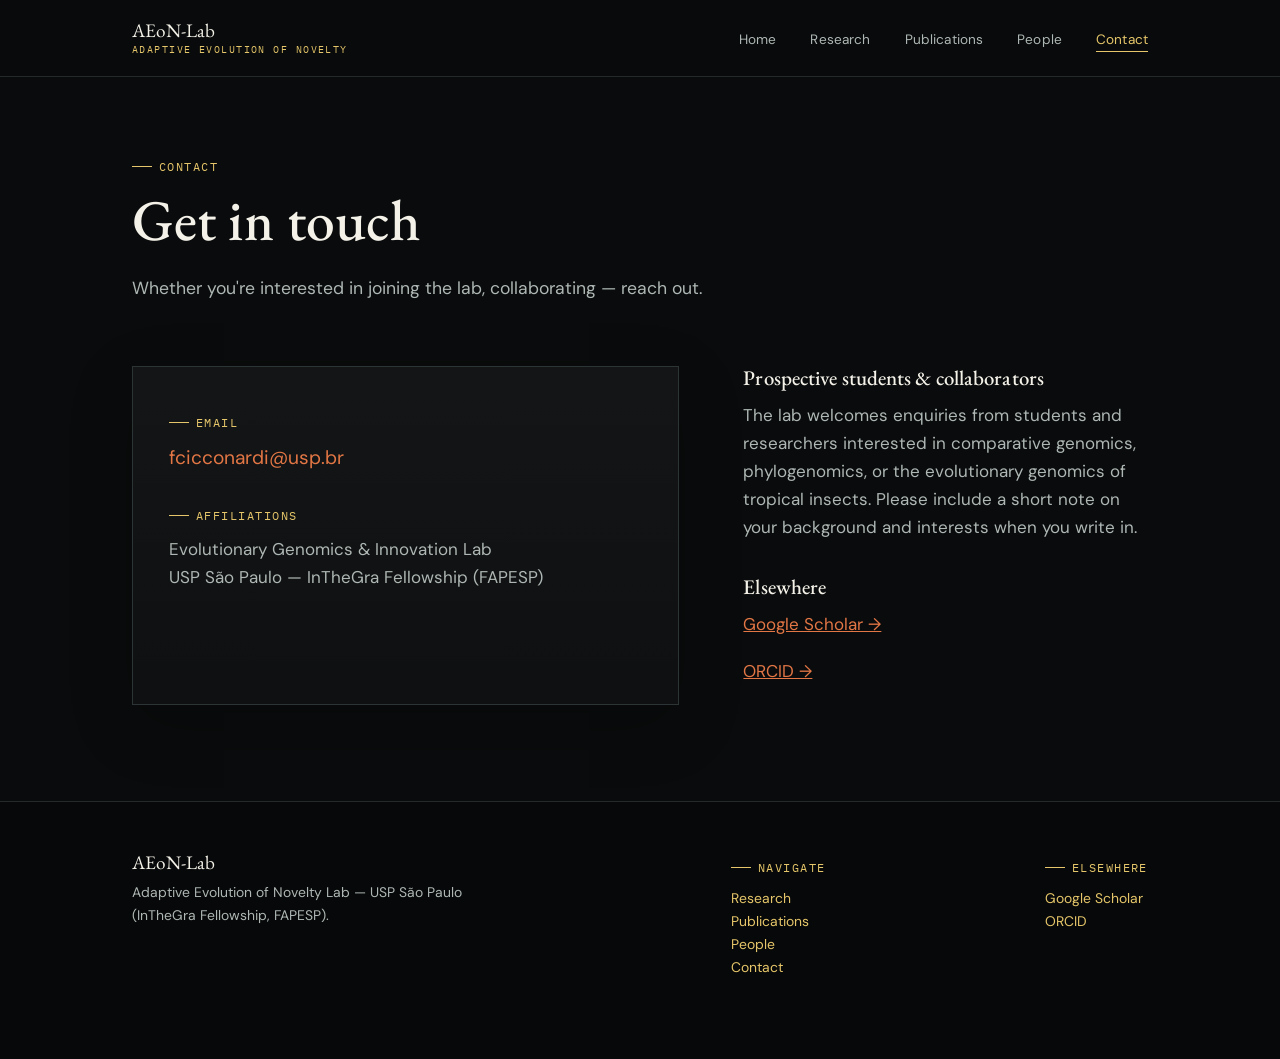
<file: contact.html>
<!doctype html>
<html lang="en">
<head>
<meta charset="UTF-8">
<meta name="viewport" content="width=device-width, initial-scale=1">
<title>Contact — AEoN-Lab</title>
<meta name="description" content="Get in touch with the AEoN-Lab.">
<link rel="stylesheet" href="css/style.css">
</head>
<body>

<header class="site">
  <nav class="wrap nav">
    <a class="brand" href="index.html">AEoN-Lab
      <small>Adaptive Evolution of Novelty</small>
    </a>
    <button class="navtoggle" aria-label="Toggle menu" onclick="document.querySelector('.navlinks').classList.toggle('open')">☰</button>
    <ul class="navlinks">
      <li><a href="index.html">Home</a></li>
      <li><a href="research.html">Research</a></li>
      <li><a href="publications.html">Publications</a></li>
      <li><a href="people.html">People</a></li>
      <li><a href="contact.html" class="active">Contact</a></li>
    </ul>
  </nav>
</header>

<section class="hero" style="padding-bottom:10px;">
  <div class="wrap">
    <span class="label-tag">Contact</span>
    <h1 style="max-width:14ch;">Get in touch</h1>
    <p class="lede">Whether you're interested in joining the lab, collaborating — reach out.</p>
  </div>
</section>

<section class="section-tight">
  <div class="wrap grid-2">
    <div class="contact-block">
      <div class="label-tag">Email</div>
      <p style="font-size:1.2rem; margin-bottom:22px;"><a href="mailto:fcicconardi@usp.br" style="color:var(--rust); text-decoration:none;">fcicconardi@usp.br</a></p>
      <div class="label-tag">Affiliations</div>
      <p class="muted" style="margin-bottom:0;">
        Evolutionary Genomics &amp; Innovation Lab<br>
        USP São Paulo — InTheGra Fellowship (FAPESP)<br>
      </p>
    </div>

    <div>
      <h3>Prospective students &amp; collaborators</h3>
      <p class="muted">The lab welcomes enquiries from students and researchers interested in comparative genomics, phylogenomics, or the evolutionary genomics of tropical insects. Please include a short note on your background and interests when you write in.</p>
      <h3 style="margin-top:34px;">Elsewhere</h3>
      <p><a href="https://scholar.google.com/citations?user=0gv1oysAAAAJ" target="_blank" rel="noopener" style="color:var(--rust);">Google Scholar →</a></p>
      <p><a href="https://orcid.org/0000-0001-6509-6179" target="_blank" rel="noopener" style="color:var(--rust);">ORCID →</a></p>
    </div>
  </div>
</section>

<footer class="site">
  <div class="wrap foot-grid">
    <div>
      <div class="brand" style="margin-bottom:8px;">AEoN-Lab</div>
      <p class="muted" style="max-width:38ch;">Adaptive Evolution of Novelty Lab — USP São Paulo (InTheGra Fellowship, FAPESP).</p>
    </div>
    <div>
      <div class="label-tag">Navigate</div>
      <p><a href="research.html">Research</a><br><a href="publications.html">Publications</a><br><a href="people.html">People</a><br><a href="contact.html">Contact</a></p>
    </div>
    <div>
      <div class="label-tag">Elsewhere</div>
      <p><a href="https://scholar.google.com/citations?user=0gv1oysAAAAJ" target="_blank" rel="noopener">Google Scholar</a><br><a href="https://orcid.org/0000-0001-6509-6179" target="_blank" rel="noopener">ORCID</a></p>
    </div>
  </div>
</footer>

</body>
</html>
</file>
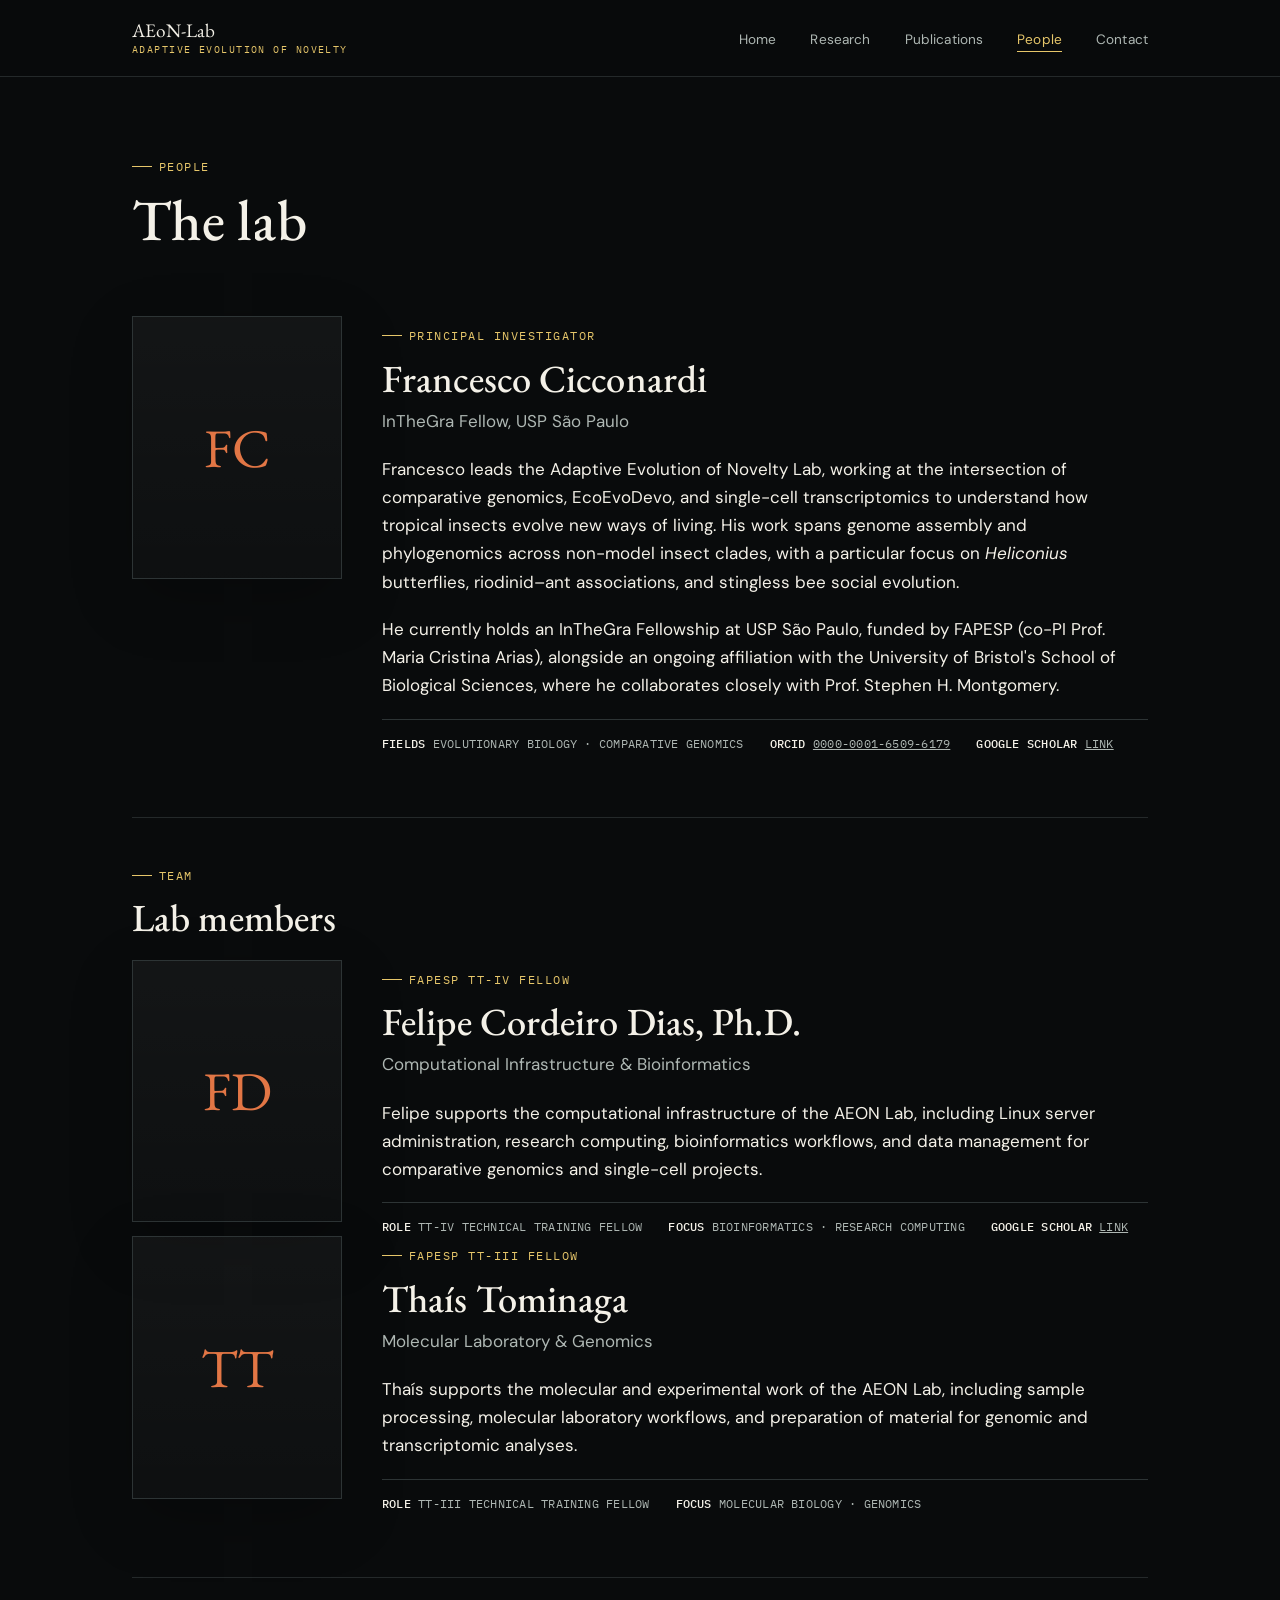
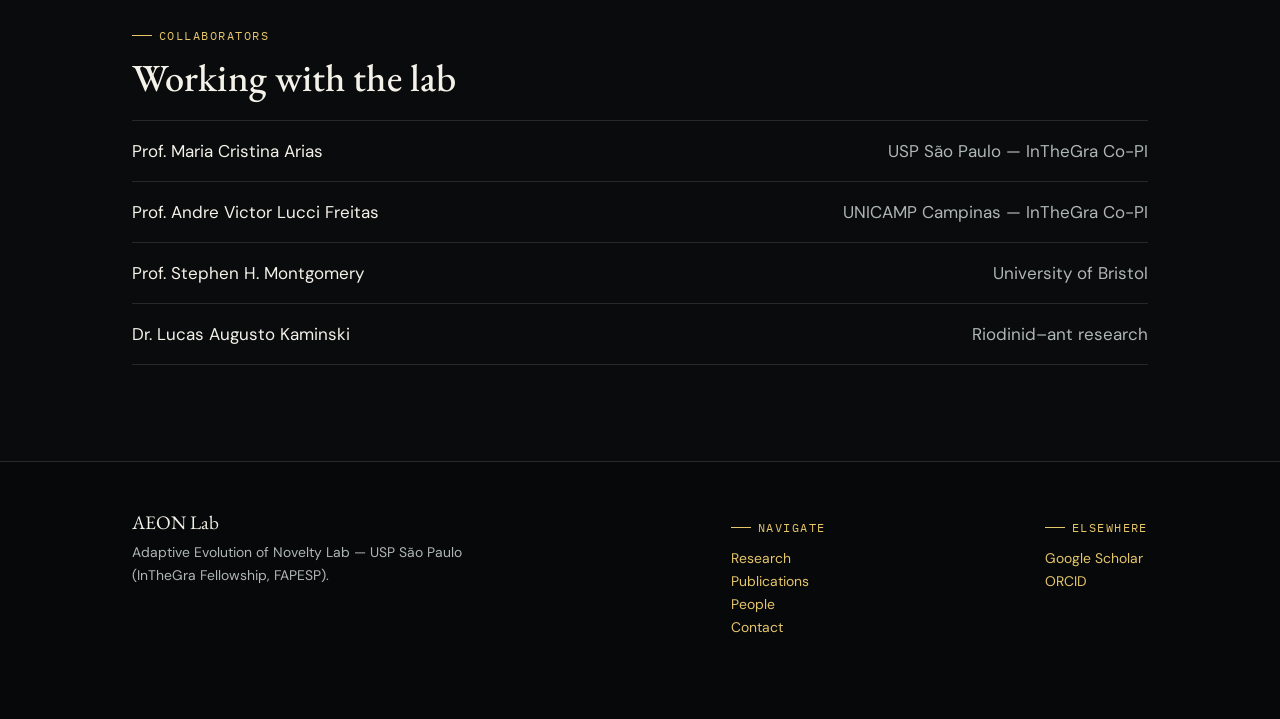
<file: people.html>
<!doctype html>
<html lang="en">
<head>
<meta charset="UTF-8">
<meta name="viewport" content="width=device-width, initial-scale=1">
<title>People — AEON Lab</title>
<meta name="description" content="Francesco Cicconardi, Principal Investigator of the AEON Lab (Adaptive Evolution of Novelty).">
<link rel="stylesheet" href="css/style.css">
</head>
<body>

<header class="site">
  <nav class="wrap nav">
    <a class="brand" href="index.html">AEoN-Lab
      <small>Adaptive Evolution of Novelty</small>
    </a>
    <button class="navtoggle" aria-label="Toggle menu" onclick="document.querySelector('.navlinks').classList.toggle('open')">☰</button>
    <ul class="navlinks">
      <li><a href="index.html">Home</a></li>
      <li><a href="research.html">Research</a></li>
      <li><a href="publications.html">Publications</a></li>
      <li><a href="people.html" class="active">People</a></li>
      <li><a href="contact.html">Contact</a></li>
    </ul>
  </nav>
</header>

<section class="hero" style="padding-bottom:10px;">
  <div class="wrap">
    <span class="label-tag">People</span>
    <h1 style="max-width:14ch;">The lab</h1>
  </div>
</section>

<section class="section-tight">
  <div class="wrap person">
    <div class="person-plate">
      <span class="monogram">FC</span>
    </div>
    <div>
      <div class="label-tag">Principal Investigator</div>
      <h2 style="margin-bottom:.15em;">Francesco Cicconardi</h2>
      <p class="muted" style="margin-bottom:1.2em;">InTheGra Fellow, USP São Paulo</p>
      <p>Francesco leads the Adaptive Evolution of Novelty Lab, working at the intersection of comparative genomics, EcoEvoDevo, and single-cell transcriptomics to understand how tropical insects evolve new ways of living. His work spans genome assembly and phylogenomics across non-model insect clades, with a particular focus on <em>Heliconius</em> butterflies, riodinid–ant associations, and stingless bee social evolution.</p>
      <p>He currently holds an InTheGra Fellowship at USP São Paulo, funded by FAPESP (co-PI Prof. Maria Cristina Arias), alongside an ongoing affiliation with the University of Bristol's School of Biological Sciences, where he collaborates closely with Prof. Stephen H. Montgomery.</p>
      <div class="specimen-row">
        <span><b>Fields</b> Evolutionary Biology · Comparative Genomics</span>
        <span><b>ORCID</b> <a href="https://orcid.org/0000-0001-6509-6179" target="_blank" rel="noopener">0000-0001-6509-6179</a></span>
        <span><b>Google Scholar</b> <a href="https://scholar.google.com/citations?user=0gv1oysAAAAJ&hl=en" target="_blank" rel="noopener">link</a></span>
      </div>
    </div>
  </div>
</section>

<section class="section-tight">
  <div class="wrap">
    <div class="divider"></div>

    <span class="label-tag">Team</span>
    <h2 style="max-width:24ch;">Lab members</h2>

    <div class="person team-person">
      <div class="person-plate">
        <span class="monogram">FD</span>
      </div>

      <div>
        <div class="label-tag">FAPESP TT-IV Fellow</div>
        <h2 style="margin-bottom:.15em;">Felipe Cordeiro Dias, Ph.D.</h2>

        <p class="muted" style="margin-bottom:1.2em;">
          Computational Infrastructure &amp; Bioinformatics
        </p>

        <p>
          Felipe supports the computational infrastructure of the AEON Lab,
          including Linux server administration, research computing,
          bioinformatics workflows, and data management for comparative
          genomics and single-cell projects.
        </p>

        <div class="specimen-row">
          <span><b>Role</b> TT-IV Technical Training Fellow</span>
          <span><b>Focus</b> Bioinformatics · Research Computing</span>
          <span><b>Google Scholar</b> <a href="https://scholar.google.com/citations?user=-B4PSqwAAAAJ&hl=pt-BR" target="_blank" rel="noopener">link</a></span>
        </div>
      </div>
    </div>

    <div class="person team-person">
      <div class="person-plate">
        <span class="monogram">TT</span>
      </div>

      <div>
        <div class="label-tag">FAPESP TT-III Fellow</div>
        <h2 style="margin-bottom:.15em;">Thaís Tominaga</h2>

        <p class="muted" style="margin-bottom:1.2em;">
          Molecular Laboratory &amp; Genomics
        </p>

        <p>
          Thaís supports the molecular and experimental work of the AEON Lab,
          including sample processing, molecular laboratory workflows, and
          preparation of material for genomic and transcriptomic analyses.
        </p>

        <div class="specimen-row">
          <span><b>Role</b> TT-III Technical Training Fellow</span>
          <span><b>Focus</b> Molecular Biology · Genomics</span>
        </div>
      </div>
    </div>

  </div>
</section>

<section class="section-tight">
  <div class="wrap">
    <div class="divider"></div>
    <span class="label-tag">Collaborators</span>
    <h2 style="max-width:24ch;">Working with the lab</h2>
    <ul class="kicker-list">
      <li><span>Prof. Maria Cristina Arias</span><span class="muted">USP São Paulo — InTheGra Co-PI</span></li>
      <li><span>Prof. Andre Victor Lucci Freitas</span><span class="muted">UNICAMP Campinas — InTheGra Co-PI</span></li>
      <li><span>Prof. Stephen H. Montgomery</span><span class="muted">University of Bristol</span></li>
      <li><span>Dr. Lucas Augusto Kaminski</span><span class="muted">Riodinid–ant research</span></li>
      <!-- <li><span>Prof. Gilberto Moreira</span><span class="muted">UFRGS — Passiflora host plant sourcing</span></li> -->
    </ul>
  </div>
</section>

<!-- <section class="section-tight">
  <div class="wrap">
    <div class="specimen-card">
      <div class="label-tag">Open positions</div>
      <h3 style="margin-bottom:.3em;">Join the lab</h3>
      <p style="margin-bottom:0;">The lab is growing. If you're interested in comparative genomics, phylogenomics, or EcoEvoDevo of tropical insects, get in touch — see the <a href="contact.html" style="color:var(--rust);">Contact</a> page.</p>
    </div>
  </div>
</section> -->

<footer class="site">
  <div class="wrap foot-grid">
    <div>
      <div class="brand" style="margin-bottom:8px;">AEON Lab</div>
      <p class="muted" style="max-width:38ch;">Adaptive Evolution of Novelty Lab — USP São Paulo (InTheGra Fellowship, FAPESP).</p>
    </div>
    <div>
      <div class="label-tag">Navigate</div>
      <p><a href="research.html">Research</a><br><a href="publications.html">Publications</a><br><a href="people.html">People</a><br><a href="contact.html">Contact</a></p>
    </div>
    <div>
      <div class="label-tag">Elsewhere</div>
      <p><a href="https://scholar.google.com/citations?user=0gv1oysAAAAJ" target="_blank" rel="noopener">Google Scholar</a><br><a href="https://orcid.org/0000-0001-6509-6179" target="_blank" rel="noopener">ORCID</a></p>
    </div>
  </div>
</footer>

</body>
</html>
</file>
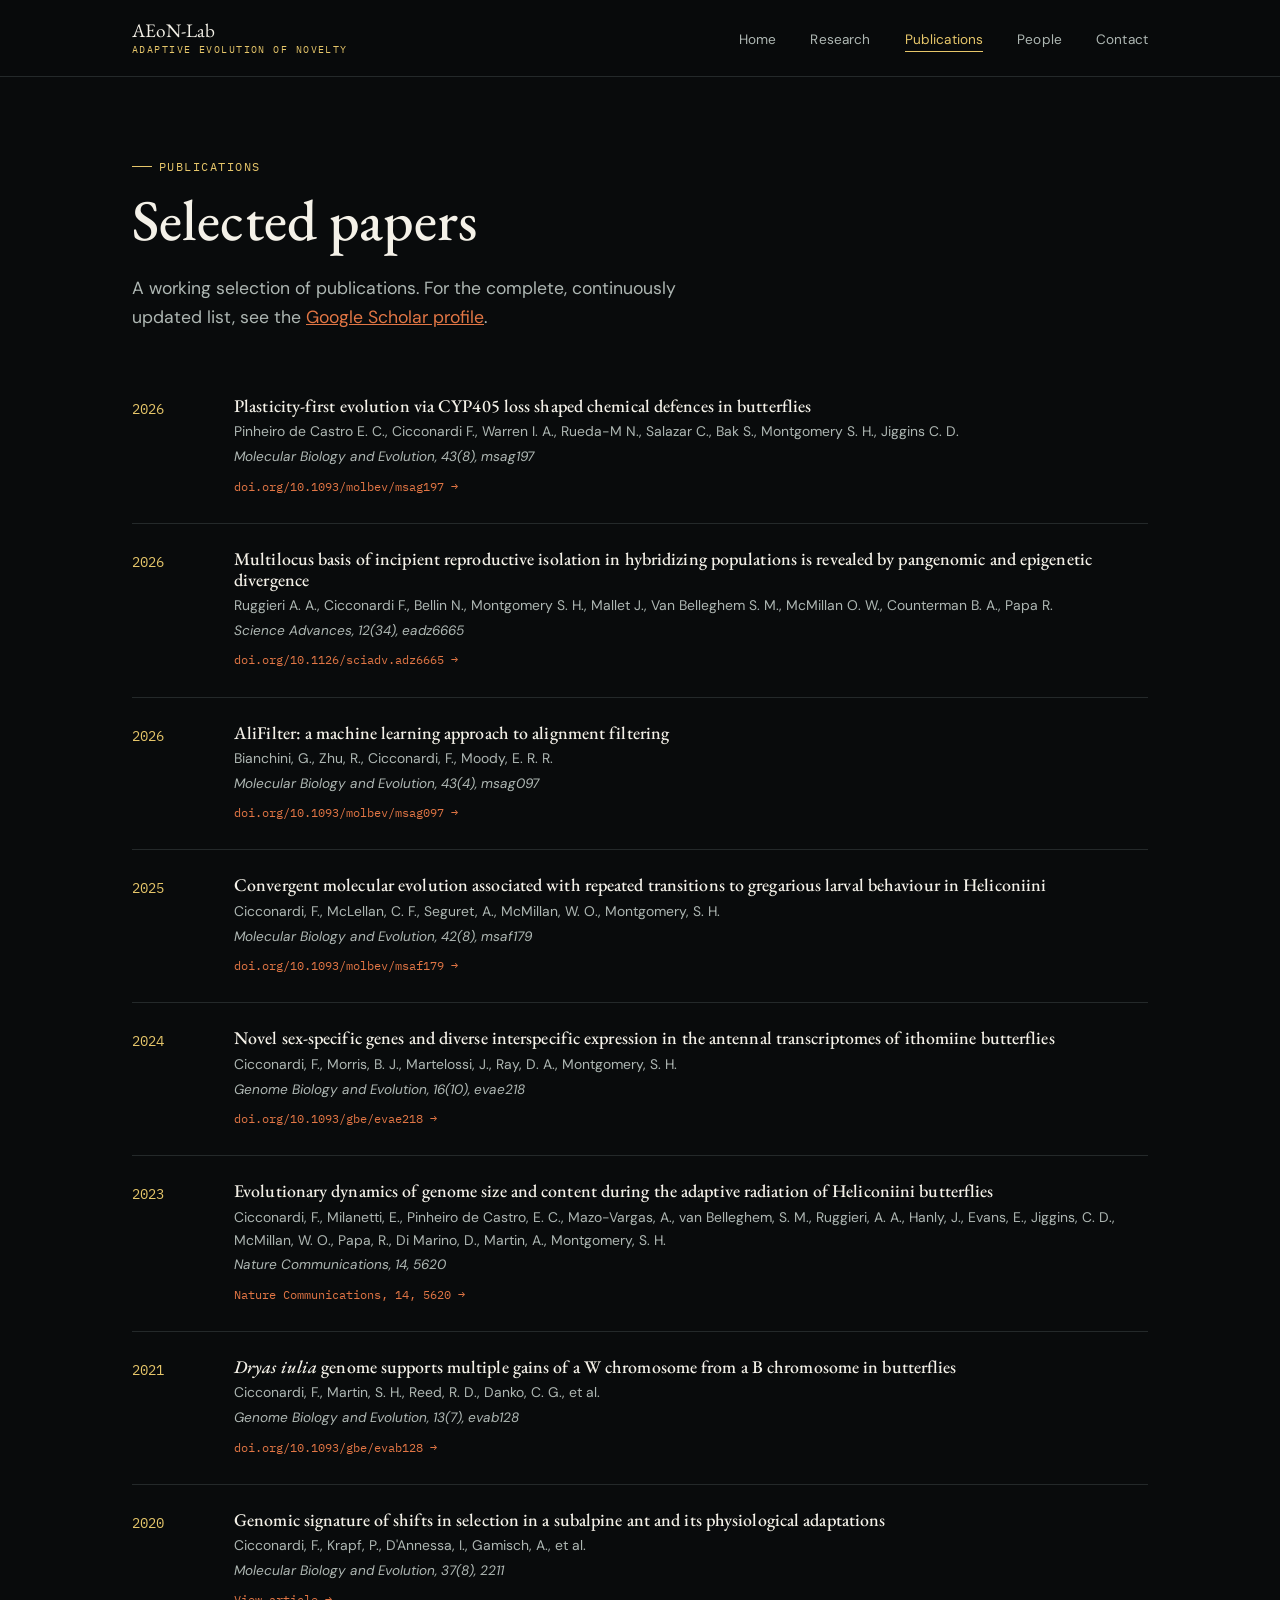
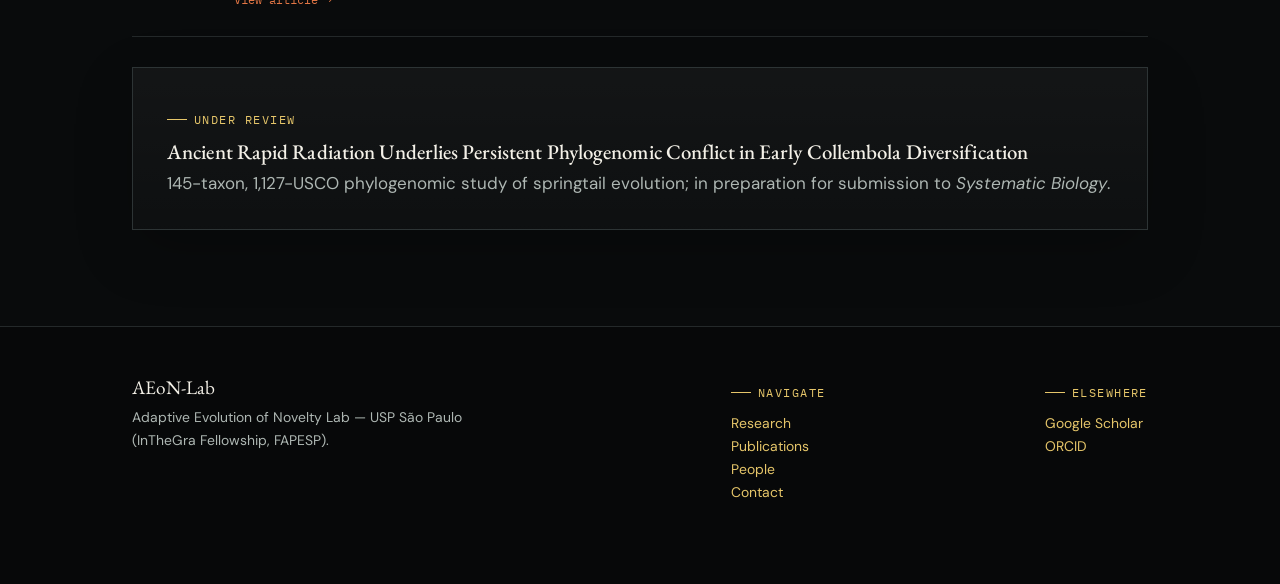
<file: publications.html>
<!doctype html>
<html lang="en">
<head>
<meta charset="UTF-8">
<meta name="viewport" content="width=device-width, initial-scale=1">
<title>Publications — AEoN-Lab</title>
<meta name="description" content="Selected publications from Francesco Cicconardi and the AEON Lab on comparative genomics and evolutionary biology.">
<link rel="stylesheet" href="css/style.css">
</head>
<body>

<header class="site">
  <nav class="wrap nav">
    <a class="brand" href="index.html">AEoN-Lab
      <small>Adaptive Evolution of Novelty</small>
    </a>
    <button class="navtoggle" aria-label="Toggle menu" onclick="document.querySelector('.navlinks').classList.toggle('open')">☰</button>
    <ul class="navlinks">
      <li><a href="index.html">Home</a></li>
      <li><a href="research.html">Research</a></li>
      <li><a href="publications.html" class="active">Publications</a></li>
      <li><a href="people.html">People</a></li>
      <li><a href="contact.html">Contact</a></li>
    </ul>
  </nav>
</header>

<section class="hero" style="padding-bottom:10px;">
  <div class="wrap">
    <span class="label-tag">Publications</span>
    <h1 style="max-width:16ch;">Selected papers</h1>
    <p class="lede">A working selection of publications. For the complete, continuously updated list, see the <a href="https://scholar.google.com/citations?user=0gv1oysAAAAJ" target="_blank" rel="noopener" style="color:var(--rust);">Google Scholar profile</a>.</p>
  </div>
</section>

<section class="section-tight">
  <div class="wrap">

    <div class="pub">
      <div class="year">2026</div>
      <div>
        <h3>Plasticity-first evolution via CYP405 loss shaped chemical defences in butterflies</h3>
        <div class="authors">Pinheiro de Castro E. C., Cicconardi F., Warren I. A., Rueda-M N., Salazar C., Bak S., Montgomery S. H., Jiggins C. D.</div>
        <div class="venue">Molecular Biology and Evolution, 43(8), msag197</div>
        <a class="doi" href="https://doi.org/10.1093/molbev/msag197" target="_blank" rel="noopener">doi.org/10.1093/molbev/msag197 →</a>
      </div>
    </div>

    <div class="pub">
      <div class="year">2026</div>
      <div>
        <h3>Multilocus basis of incipient reproductive isolation in hybridizing populations is revealed by pangenomic and epigenetic divergence</h3>
        <div class="authors">Ruggieri A. A., Cicconardi F., Bellin N., Montgomery S. H., Mallet J., Van Belleghem S. M., McMillan O. W., Counterman B. A., Papa R.</div>
        <div class="venue">Science Advances, 12(34), eadz6665</div>
        <a class="doi" href="https://www.science.org/doi/10.1126/sciadv.adz6665" target="_blank" rel="noopener">doi.org/10.1126/sciadv.adz6665 →</a>
      </div>
    </div>
    
    <div class="pub">
      <div class="year">2026</div>
      <div>
        <h3>AliFilter: a machine learning approach to alignment filtering</h3>
        <div class="authors">Bianchini, G., Zhu, R., Cicconardi, F., Moody, E. R. R.</div>
        <div class="venue">Molecular Biology and Evolution, 43(4), msag097</div>
        <a class="doi" href="https://doi.org/10.1093/molbev/msag097" target="_blank" rel="noopener">doi.org/10.1093/molbev/msag097 →</a>
      </div>
    </div>

    <div class="pub">
      <div class="year">2025</div>
      <div>
        <h3>Convergent molecular evolution associated with repeated transitions to gregarious larval behaviour in Heliconiini</h3>
        <div class="authors">Cicconardi, F., McLellan, C. F., Seguret, A., McMillan, W. O., Montgomery, S. H.</div>
        <div class="venue">Molecular Biology and Evolution, 42(8), msaf179</div>
        <a class="doi" href="https://doi.org/10.1093/molbev/msaf179" target="_blank" rel="noopener">doi.org/10.1093/molbev/msaf179 →</a>
      </div>
    </div>

    <div class="pub">
      <div class="year">2024</div>
      <div>
        <h3>Novel sex-specific genes and diverse interspecific expression in the antennal transcriptomes of ithomiine butterflies</h3>
        <div class="authors">Cicconardi, F., Morris, B. J., Martelossi, J., Ray, D. A., Montgomery, S. H.</div>
        <div class="venue">Genome Biology and Evolution, 16(10), evae218</div>
        <a class="doi" href="https://doi.org/10.1093/gbe/evae218" target="_blank" rel="noopener">doi.org/10.1093/gbe/evae218 →</a>
      </div>
    </div>

    <div class="pub">
      <div class="year">2023</div>
      <div>
        <h3>Evolutionary dynamics of genome size and content during the adaptive radiation of Heliconiini butterflies</h3>
        <div class="authors">Cicconardi, F., Milanetti, E., Pinheiro de Castro, E. C., Mazo-Vargas, A., van Belleghem, S. M., Ruggieri, A. A., Hanly, J., Evans, E., Jiggins, C. D., McMillan, W. O., Papa, R., Di Marino, D., Martin, A., Montgomery, S. H.</div>
        <div class="venue">Nature Communications, 14, 5620</div>
        <a class="doi" href="https://doi.org/10.1038/s41467-023-41412-5" target="_blank" rel="noopener">Nature Communications, 14, 5620 →</a>
      </div>
    </div>

    <div class="pub">
      <div class="year">2021</div>
      <div>
        <h3><em>Dryas iulia</em> genome supports multiple gains of a W chromosome from a B chromosome in butterflies</h3>
        <div class="authors">Cicconardi, F., Martin, S. H., Reed, R. D., Danko, C. G., et al.</div>
        <div class="venue">Genome Biology and Evolution, 13(7), evab128</div>
        <a class="doi" href="https://doi.org/10.1093/gbe/evab128" target="_blank" rel="noopener">doi.org/10.1093/gbe/evab128 →</a>
      </div>
    </div>

    <div class="pub">
      <div class="year">2020</div>
      <div>
        <h3>Genomic signature of shifts in selection in a subalpine ant and its physiological adaptations</h3>
        <div class="authors">Cicconardi, F., Krapf, P., D'Annessa, I., Gamisch, A., et al.</div>
        <div class="venue">Molecular Biology and Evolution, 37(8), 2211</div>
        <a class="doi" href="https://academic.oup.com/mbe/article-abstract/37/8/2211/5809148" target="_blank" rel="noopener">View article →</a>
      </div>
    </div>

  </div>

  <div class="wrap" style="margin-top:30px;">
    <div class="specimen-card">
      <div class="label-tag">Under Review</div>
      <h3 style="margin-bottom:.2em;">Ancient Rapid Radiation Underlies Persistent Phylogenomic Conflict in Early Collembola Diversification</h3>
      <p style="margin-bottom:0;" class="muted">145-taxon, 1,127-USCO phylogenomic study of springtail evolution; in preparation for submission to <em>Systematic Biology</em>.</p>
    </div>
  </div>
</section>

<footer class="site">
  <div class="wrap foot-grid">
    <div>
      <div class="brand" style="margin-bottom:8px;">AEoN-Lab</div>
      <p class="muted" style="max-width:38ch;">Adaptive Evolution of Novelty Lab — USP São Paulo (InTheGra Fellowship, FAPESP).</p>
    </div>
    <div>
      <div class="label-tag">Navigate</div>
      <p><a href="research.html">Research</a><br><a href="publications.html">Publications</a><br><a href="people.html">People</a><br><a href="contact.html">Contact</a></p>
    </div>
    <div>
      <div class="label-tag">Elsewhere</div>
      <p><a href="https://scholar.google.com/citations?user=0gv1oysAAAAJ" target="_blank" rel="noopener">Google Scholar</a><br><a href="https://orcid.org/0000-0001-6509-6179" target="_blank" rel="noopener">ORCID</a></p>
    </div>
  </div>
</footer>

</body>
</html>
</file>
<file: css/style.css>
/* ===========================================================
   AEoN Lab — dark editorial design system
   =========================================================== */

@import url('https://fonts.googleapis.com/css2?family=EB+Garamond:ital,wght@0,400;0,500;0,600;1,400&family=DM+Sans:wght@400;500;700&family=IBM+Plex+Mono:wght@400;500&display=swap');

:root {
  --paper: #090b0c;
  --paper-line: #24292a;
  --panel: #111617;
  --panel-line: #2d3435;
  --ink: #f4f1e8;
  --ink-soft: #aeb7b3;
  --rust: #e27645;
  --rust-deep: #ff9a67;
  --gold: #e6c66a;
  --max: 1080px;
  --header-height: 76px;
}

/* ===========================================================
   Reset and base typography
   =========================================================== */

*,
*::before,
*::after {
  box-sizing: border-box;
}

html {
  scroll-behavior: smooth;
}

body {
  margin: 0;
  background: var(--paper);
  color: var(--ink);
  font-family: 'DM Sans', sans-serif;
  font-size: 17px;
  line-height: 1.65;
  -webkit-font-smoothing: antialiased;
  text-rendering: optimizeLegibility;
}

body::selection {
  background: rgba(230, 198, 106, 0.32);
  color: var(--ink);
}

img {
  display: block;
  max-width: 100%;
}

a {
  color: inherit;
}

h1,
h2,
h3,
h4 {
  margin: 0 0 0.5em;
  color: var(--ink);
  font-family: 'EB Garamond', serif;
  font-weight: 500;
  line-height: 1.18;
  letter-spacing: 0.1px;
}

h1 {
  font-size: clamp(2.4rem, 5vw, 3.6rem);
}

h2 {
  font-size: clamp(1.8rem, 3vw, 2.4rem);
}

h3 {
  font-size: 1.3rem;
}

p {
  margin: 0 0 1.15em;
  color: var(--ink);
}

section[id] {
  scroll-margin-top: 100px;
}

.wrap {
  width: min(100%, var(--max));
  margin: 0 auto;
  padding-inline: 32px;
}

.muted {
  color: var(--ink-soft);
}

.section-heading {
  max-width: 22ch;
  margin-bottom: 26px;
}

.divider {
  height: 1px;
  margin: 0 0 38px;
  background: var(--paper-line);
}

section {
  background: var(--paper);
}

.section-tight {
  padding: 32px 0;
}

/* ===========================================================
   Labels
   =========================================================== */

.label-tag {
  display: inline-flex;
  align-items: center;
  gap: 0.6em;
  margin-bottom: 0.9em;
  color: var(--gold);
  font-family: 'IBM Plex Mono', monospace;
  font-size: 0.72rem;
  letter-spacing: 0.13em;
  text-transform: uppercase;
}

.label-tag::before {
  content: '';
  display: inline-block;
  width: 20px;
  height: 1px;
  background: var(--gold);
}

.tag,
.research-card .tag {
  display: block;
  margin-bottom: 12px;
  color: var(--gold);
  font-family: 'IBM Plex Mono', monospace;
  font-size: 0.66rem;
  letter-spacing: 0.1em;
  text-transform: uppercase;
}

/* ===========================================================
   Navigation
   =========================================================== */

header.site {
  position: sticky;
  top: 0;
  z-index: 50;
  background: rgba(9, 11, 12, 0.92);
  border-bottom: 1px solid var(--paper-line);
  backdrop-filter: blur(10px);
  -webkit-backdrop-filter: blur(10px);
}

.nav {
  display: flex;
  align-items: center;
  justify-content: space-between;
  min-height: var(--header-height);
}

.brand {
  display: flex;
  flex-direction: column;
  color: var(--ink);
  font-family: 'EB Garamond', serif;
  font-size: 1.2rem;
  line-height: 1.1;
  text-decoration: none;
}

.brand small {
  margin-top: 4px;
  color: var(--gold);
  font-family: 'IBM Plex Mono', monospace;
  font-size: 0.6rem;
  letter-spacing: 0.15em;
  text-transform: uppercase;
}

.navlinks {
  display: flex;
  gap: 34px;
  margin: 0;
  padding: 0;
  list-style: none;
}

.navlinks a {
  padding-bottom: 3px;
  color: var(--ink-soft);
  border-bottom: 1px solid transparent;
  font-size: 0.85rem;
  letter-spacing: 0.01em;
  text-decoration: none;
  transition: color 0.18s ease, border-color 0.18s ease;
}

.navlinks a:hover,
.navlinks a.active {
  color: var(--gold);
  border-color: var(--gold);
}

.navtoggle {
  display: none;
  width: 44px;
  height: 44px;
  padding: 0;
  color: var(--ink);
  background: transparent;
  border: 0;
  font-size: 2rem;
  line-height: 1;
  cursor: pointer;
}

.navtoggle span {
  display: block;
  transform: translateY(-1px);
}

/* Transparent desktop navigation over the homepage image. */
header.site.on-photo {
  position: absolute;
  inset: 0 0 auto;
  z-index: 50;
  background: transparent;
  border-bottom-color: rgba(245, 241, 228, 0.16);
  backdrop-filter: none;
  -webkit-backdrop-filter: none;
}

header.site.on-photo .brand,
header.site.on-photo .navlinks a,
header.site.on-photo .navtoggle {
  color: #f5f1e4;
}

header.site.on-photo .brand small,
header.site.on-photo .navlinks a:hover,
header.site.on-photo .navlinks a.active {
  color: #e9c77e;
}

header.site.on-photo .navlinks a:hover,
header.site.on-photo .navlinks a.active {
  border-color: #e9c77e;
}

/* ===========================================================
   Buttons
   =========================================================== */

.btn {
  display: inline-flex;
  align-items: center;
  justify-content: center;
  gap: 8px;
  padding: 13px 22px;
  color: var(--ink);
  background: transparent;
  border: 1px solid rgba(244, 241, 232, 0.72);
  font-family: 'IBM Plex Mono', monospace;
  font-size: 0.76rem;
  letter-spacing: 0.05em;
  text-decoration: none;
  text-transform: uppercase;
  transition:
    color 0.18s ease,
    background 0.18s ease,
    border-color 0.18s ease,
    transform 0.18s ease;
}

.btn:hover {
  color: var(--paper);
  background: var(--ink);
  border-color: var(--ink);
  transform: translateY(-2px);
}

.btn.solid {
  color: #090b0c;
  background: var(--gold);
  border-color: var(--gold);
}

.btn.solid:hover {
  color: #090b0c;
  background: #fbf9f1;
  border-color: #fbf9f1;
}

/* ===========================================================
   Homepage hero
   =========================================================== */

.photo-hero.butterfly-hero {
  position: relative;
  display: flex;
  align-items: flex-end;
  min-height: 88vh;
  overflow: hidden;
  color: #f5f1e4;
  background-image:
    linear-gradient(
      to right,
      rgba(0, 0, 0, 0.18) 0%,
      rgba(0, 0, 0, 0.25) 42%,
      rgba(0, 0, 0, 0.84) 100%
    ),
    url('../img/hero.jpeg');
  background-position: center;
  background-repeat: no-repeat;
  background-size: cover;
}

.photo-hero.butterfly-hero::after {
  content: '';
  position: absolute;
  right: 0;
  bottom: 0;
  left: 0;
  z-index: 1;
  height: 210px;
  pointer-events: none;
  background: linear-gradient(
    to bottom,
    rgba(9, 11, 12, 0) 0%,
    rgba(9, 11, 12, 0.16) 25%,
    rgba(9, 11, 12, 0.6) 68%,
    var(--paper) 100%
  );
}

.hero-inner {
  position: relative;
  z-index: 2;
  display: flex;
  flex-direction: column;
  align-items: flex-end;
  width: 100%;
  max-width: 1500px;
  margin: 0 auto;
  padding: 110px 48px 120px;
}

.photo-hero h1,
.photo-hero .tagline,
.photo-hero .meta-lines,
.photo-hero .hero-actions {
  width: min(100%, 540px);
}

.photo-hero h1 {
  max-width: 10ch;
  margin-bottom: 0.28em;
  color: #fbf9f1;
  font-size: clamp(2.8rem, 6.3vw, 5.8rem);
  line-height: 0.94;
  letter-spacing: -0.025em;
}

.photo-hero .tagline {
  max-width: 38ch;
  margin-bottom: 24px;
  color: rgba(245, 241, 228, 0.9);
  font-size: clamp(1.05rem, 1.7vw, 1.35rem);
  line-height: 1.45;
}

.photo-hero .meta-lines {
  margin-bottom: 26px;
  color: rgba(245, 241, 228, 0.76);
  font-size: 0.92rem;
  line-height: 1.8;
}

.photo-hero .meta-lines a {
  color: #e9c77e;
  text-decoration: none;
}

.photo-hero .meta-lines a:hover {
  text-decoration: underline;
}

.hero-actions {
  display: flex;
  flex-wrap: wrap;
  gap: 12px;
}

.photo-hero .btn {
  color: #e9c77e;
  border-color: #e9c77e;
}

.photo-hero .btn:hover {
  color: #1d2a20;
  background: #e9c77e;
}

.photo-hero .btn.solid {
  color: #1d2a20;
  background: #e9c77e;
  border-color: #e9c77e;
}

.photo-hero .btn.solid:hover {
  background: #fbf9f1;
  border-color: #fbf9f1;
}

/* ===========================================================
   Homepage research themes
   =========================================================== */

.home-research {
  padding: 72px 0 64px;
}

.home-research-title {
  max-width: 24ch;
  margin-bottom: 36px;
}

.research-theme-grid {
  display: grid;
  grid-template-columns: repeat(3, minmax(0, 1fr));
  gap: 28px;
  align-items: stretch;
}

.research-theme-card {
  display: flex;
  flex-direction: column;
  min-width: 0;
  overflow: hidden;
  color: inherit;
  background: linear-gradient(
    180deg,
    rgba(255, 255, 255, 0.045),
    rgba(255, 255, 255, 0.018)
  );
  border: 1px solid var(--panel-line);
  text-decoration: none;
  box-shadow: 0 20px 60px rgba(0, 0, 0, 0.18);
  transition:
    transform 0.25s ease,
    border-color 0.25s ease,
    box-shadow 0.25s ease;
}

.research-theme-image-wrap {
  overflow: hidden;
  aspect-ratio: 4 / 3;
  border-bottom: 1px solid var(--panel-line);
}

.research-theme-image {
  width: 100%;
  height: 100%;
  object-fit: cover;
  object-position: center;
  transition: transform 0.5s ease;
}

.research-theme-content {
  display: flex;
  flex: 1;
  flex-direction: column;
  padding: 26px 26px 28px;
}

.research-theme-content h3 {
  margin-bottom: 12px;
  font-size: 1.4rem;
}

.research-theme-content p {
  margin: 0;
  color: var(--ink-soft);
}

.card-link-text {
  display: block;
  margin-top: auto;
  padding-top: 20px;
  color: var(--gold);
  font-family: 'IBM Plex Mono', monospace;
  font-size: 0.7rem;
  letter-spacing: 0.04em;
  text-transform: uppercase;
}

.research-program-link {
  margin-top: 34px;
}

@media (hover: hover) {
  .research-theme-card:hover {
    transform: translateY(-5px);
    border-color: var(--gold);
    box-shadow: 0 22px 55px rgba(0, 0, 0, 0.34);
  }

  .research-theme-card:hover .research-theme-image {
    transform: scale(1.035);
  }

  .research-theme-card:hover h3 {
    color: var(--gold);
  }
}

/* ===========================================================
   Cards and homepage sections
   =========================================================== */

.home-latest,
.home-opportunities {
  padding: 62px 0;
}

.specimen-card,
.field-panel,
.person-plate,
.contact-block,
.research-card {
  background: linear-gradient(
    180deg,
    rgba(255, 255, 255, 0.045),
    rgba(255, 255, 255, 0.018)
  );
  border: 1px solid var(--panel-line);
  box-shadow: 0 20px 60px rgba(0, 0, 0, 0.2);
}

.specimen-card {
  padding: 32px 34px;
}

.specimen-card > p:last-of-type {
  margin-bottom: 0;
}

.specimen-row {
  display: flex;
  flex-wrap: wrap;
  gap: 6px 26px;
  margin-top: 18px;
  padding-top: 14px;
  color: var(--ink-soft);
  border-top: 1px solid var(--panel-line);
  font-family: 'IBM Plex Mono', monospace;
  font-size: 0.72rem;
  letter-spacing: 0.02em;
  text-transform: uppercase;
}

.specimen-row span b {
  color: var(--ink);
  font-weight: 500;
}

.opportunities-intro {
  max-width: 60ch;
  margin-bottom: 40px;
}

.opportunities-grid {
  display: grid;
  grid-template-columns: repeat(2, minmax(0, 1fr));
  gap: 30px;
  align-items: stretch;
}

.research-card {
  display: flex;
  flex-direction: column;
  height: 100%;
  padding: 28px 26px;
}

.research-card h3 {
  margin-bottom: 0.4em;
}

.research-card .btn {
  align-self: flex-start;
  margin-top: auto;
}

/* ===========================================================
   Generic layouts used by secondary pages
   =========================================================== */

.grid-2 {
  display: grid;
  grid-template-columns: 1.15fr 0.85fr;
  gap: 64px;
}

.grid-3 {
  display: grid;
  grid-template-columns: repeat(3, minmax(0, 1fr));
  gap: 30px;
}

.hero {
  padding: 70px 0 28px;
}

.hero-grid {
  display: grid;
  grid-template-columns: 1.2fr 0.8fr;
  gap: 60px;
  align-items: center;
}

.hero h1 {
  margin-bottom: 0.35em;
}

.hero .lede {
  max-width: 48ch;
  color: var(--ink-soft);
  font-size: 1.1rem;
}

.field-panel {
  overflow: hidden;
}

.field-panel .band {
  height: 64px;
  background: repeating-linear-gradient(
    90deg,
    var(--rust) 0,
    var(--rust) 3px,
    transparent 3px,
    transparent 34px
  );
  border-bottom: 1px solid var(--panel-line);
  opacity: 0.85;
}

.field-panel .body {
  padding: 26px 28px 22px;
}

.field-panel h3 {
  margin-bottom: 0.5em;
  font-size: 1.05rem;
}

.field-panel dl {
  display: grid;
  grid-template-columns: auto 1fr;
  gap: 8px 16px;
  margin: 0;
  font-size: 0.86rem;
}

.field-panel dt {
  align-self: baseline;
  color: var(--gold);
  font-family: 'IBM Plex Mono', monospace;
  font-size: 0.68rem;
  letter-spacing: 0.06em;
  text-transform: uppercase;
}

.field-panel dd {
  margin: 0;
  color: var(--ink-soft);
}

.kicker-list {
  margin: 0;
  padding: 0;
  list-style: none;
}

.kicker-list li {
  display: flex;
  flex-wrap: wrap;
  align-items: baseline;
  justify-content: space-between;
  gap: 18px;
  padding: 16px 0;
  border-top: 1px solid var(--paper-line);
}

.kicker-list li:last-child {
  border-bottom: 1px solid var(--paper-line);
}

/* ===========================================================
   Research page
   =========================================================== */

.research-system {
  margin-bottom: 0;
  overflow: hidden;
}

.research-system-img {
  display: block;
  width: 100%;
  height: clamp(260px, 42vw, 520px);
  object-fit: cover;
  object-position: center;
  border: 1px solid var(--panel-line);
  border-bottom: 0;
  transition: transform 0.6s ease;
}

.research-system .specimen-card {
  border-top: 0;
}

@media (hover: hover) {
  .research-system:hover .research-system-img {
    transform: scale(1.015);
  }
}

.side-projects-section {
  padding: 55px 0;
}

.side-projects-heading {
  max-width: 24ch;
  margin-bottom: 16px;
}

.side-projects-intro {
  max-width: 68ch;
  margin-bottom: 34px;
}

.side-projects-grid {
  display: grid;
  grid-template-columns: repeat(2, minmax(0, 1fr));
  gap: 28px;
  align-items: stretch;
}

.side-project-card {
  display: flex;
  flex-direction: column;
  min-width: 0;
  overflow: hidden;
  background: linear-gradient(
    180deg,
    rgba(255, 255, 255, 0.045),
    rgba(255, 255, 255, 0.018)
  );
  border: 1px solid var(--panel-line);
  box-shadow: 0 20px 60px rgba(0, 0, 0, 0.2);
}

.side-project-image-wrap {
  overflow: hidden;
  aspect-ratio: 16 / 10;
  border-bottom: 1px solid var(--panel-line);
}

.side-project-image {
  width: 100%;
  height: 100%;
  object-fit: cover;
  object-position: center;
  transition: transform 0.55s ease;
}

.side-project-content {
  display: flex;
  flex: 1;
  flex-direction: column;
  padding: 28px 28px 24px;
}

.side-project-content h3 {
  margin-bottom: 14px;
  font-size: 1.55rem;
}

.side-project-meta {
  display: flex;
  flex-wrap: wrap;
  gap: 8px 22px;
  margin-top: auto;
  padding-top: 16px;
  color: var(--ink-soft);
  border-top: 1px solid var(--panel-line);
  font-family: 'IBM Plex Mono', monospace;
  font-size: 0.68rem;
  letter-spacing: 0.02em;
  text-transform: uppercase;
}

.side-project-meta b {
  color: var(--ink);
  font-weight: 500;
}

@media (hover: hover) {
  .side-project-card:hover .side-project-image {
    transform: scale(1.025);
  }
}

/* ===========================================================
   Publications page
   =========================================================== */

.pub {
  display: grid;
  grid-template-columns: 80px 1fr;
  gap: 22px;
  padding: 24px 0;
  border-bottom: 1px solid var(--paper-line);
}

.pub:first-child {
  padding-top: 0;
}

.pub .year {
  padding-top: 3px;
  color: var(--gold);
  font-family: 'IBM Plex Mono', monospace;
  font-size: 0.85rem;
}

.pub h3 {
  margin-bottom: 0.25em;
  font-size: 1.12rem;
}

.pub .authors {
  margin-bottom: 0.2em;
  color: var(--ink-soft);
  font-size: 0.87rem;
}

.pub .venue {
  color: var(--ink-soft);
  font-size: 0.85rem;
  font-style: italic;
}

/*
.pub a.doi {
  color: var(--rust);
  font-family: 'IBM Plex Mono', monospace;
  font-size: 0.74rem;
  text-decoration: none;
}

.pub a.doi:hover {
  text-decoration: underline;
}
*/

a.doi {
  display: inline-block;
  margin-top: 8px;

  color: var(--rust);
  font-family: 'IBM Plex Mono', monospace;
  font-size: 0.74rem;
  text-decoration: none;

  transition: color .2s ease;
}

a.doi:hover {
  color: var(--gold);
  text-decoration: underline;
}

/* ===========================================================
   People and contact pages
   =========================================================== */

.person {
  display: grid;
  grid-template-columns: 210px 1fr;
  gap: 40px;
  align-items: start;
}

.person-plate {
  display: flex;
  align-items: center;
  justify-content: center;
  aspect-ratio: 4 / 5;
}

.person-plate img {
  width: 100%;
  height: 100%;
  object-fit: cover;
}

.monogram {
  color: var(--rust);
  font-family: 'EB Garamond', serif;
  font-size: 3.4rem;
}

.contact-block {
  padding: 36px;
}

/* ===========================================================
   Funder and footer
   =========================================================== */

.supporters {
  padding: 52px 0 30px;
  border-top: 1px solid var(--paper-line);
}

.support-title {
  margin-bottom: 22px;
  color: var(--ink-soft);
  font-size: 0.9rem;
  text-align: center;
}

.support-logos {
  display: flex;
  align-items: center;
  justify-content: center;
  gap: 40px;
}

.support-logos img {
  width: auto;
  height: 70px;
  opacity: 0.9;
  transition: opacity 0.2s ease, transform 0.2s ease;
}

.support-logos img:hover {
  opacity: 1;
  transform: translateY(-2px);
}

footer.site {
  margin-top: 64px;
  padding: 50px 0 64px;
  color: var(--ink-soft);
  background: #070809;
  border-top: 1px solid var(--paper-line);
  font-size: 0.87rem;
}

footer.site a {
  color: var(--gold);
  text-decoration: none;
}

footer.site a:hover {
  text-decoration: underline;
}

.foot-grid {
  display: flex;
  flex-wrap: wrap;
  justify-content: space-between;
  gap: 44px;
}

.footer-brand {
  margin-bottom: 8px;
}

.footer-description {
  max-width: 42ch;
}

/* ===========================================================
   Responsive layout
   =========================================================== */

@media (max-width: 900px) {
  .hero-grid {
    grid-template-columns: 1fr;
  }

  .research-theme-grid {
    grid-template-columns: 1fr;
  }

  .research-theme-card {
    display: grid;
    grid-template-columns: minmax(230px, 38%) 1fr;
  }

  .research-theme-image-wrap {
    height: 100%;
    aspect-ratio: auto;
    border-right: 1px solid var(--panel-line);
    border-bottom: 0;
  }
}

@media (max-width: 860px) {
  .grid-2,
  .grid-3,
  .opportunities-grid,
  .side-projects-grid {
    grid-template-columns: 1fr;
  }
}

@media (max-width: 760px) {
  :root {
    --header-height: 72px;
  }

  .wrap {
    padding-inline: 24px;
  }

  .navtoggle {
    display: block;
  }

  /* The homepage header remains visible while the page scrolls. */
  header.site.on-photo {
    position: fixed;
    z-index: 1000;
    background: rgba(9, 11, 12, 0.58);
    border-bottom-color: rgba(255, 255, 255, 0.1);
    backdrop-filter: blur(22px) saturate(120%);
    -webkit-backdrop-filter: blur(22px) saturate(120%);
  }

  /* The same blurred dropdown works on both home and secondary pages. */
  .navlinks {
    position: absolute;
    top: 100%;
    right: 0;
    left: 0;
    z-index: 1001;
    display: flex;
    flex-direction: column;
    gap: 0;
    width: 100%;
    max-height: calc(100svh - var(--header-height));
    overflow-y: auto;
    padding: 8px 24px 20px;
    background: rgba(9, 11, 12, 0.74);
    border-bottom: 1px solid var(--paper-line);
    opacity: 0;
    visibility: hidden;
    pointer-events: none;
    transform: translateY(-12px);
    backdrop-filter: blur(24px) saturate(120%);
    -webkit-backdrop-filter: blur(24px) saturate(120%);
    transition:
      opacity 0.22s ease,
      transform 0.22s ease,
      visibility 0.22s ease;
  }

  .navlinks.open {
    opacity: 1;
    visibility: visible;
    pointer-events: auto;
    transform: translateY(0);
  }

  .navlinks a {
    display: block;
    padding: 15px 0;
    color: var(--ink);
    border-bottom: 1px solid rgba(255, 255, 255, 0.12);
    font-size: 1rem;
  }

  .photo-hero.butterfly-hero {
    min-height: 100svh;
    overflow: visible;
    background-position: 34% center;
  }

  .photo-hero.butterfly-hero::after {
    height: 180px;
  }

  .hero-inner {
    align-items: flex-start;
    padding: calc(var(--header-height) + 36px) 28px 72px;
  }

  .photo-hero h1 {
    max-width: 12ch;
    font-size: clamp(2.55rem, 12vw, 4.2rem);
  }

  .photo-hero h1,
  .photo-hero .tagline,
  .photo-hero .meta-lines,
  .photo-hero .hero-actions {
    width: 100%;
  }

  .hero-actions .btn {
    flex: 1 1 210px;
  }

  .home-research {
    padding: 56px 0 48px;
  }

  .home-latest,
  .home-opportunities {
    padding: 50px 0;
  }

  .research-system-img {
    height: 260px;
  }

  .research-system .specimen-card,
  .specimen-card,
  .contact-block {
    padding: 26px 22px;
  }

  .side-projects-section {
    padding: 42px 0;
  }

  footer.site {
    margin-top: 48px;
  }
}

@media (max-width: 600px) {
  .research-theme-card {
    display: flex;
  }

  .research-theme-image-wrap {
    aspect-ratio: 4 / 3;
    height: auto;
    border-right: 0;
    border-bottom: 1px solid var(--panel-line);
  }

  .research-theme-content {
    padding: 22px;
  }

  .side-project-image-wrap {
    aspect-ratio: 4 / 3;
  }

  .side-project-content {
    padding: 24px 22px 22px;
  }

  .pub {
    grid-template-columns: 1fr;
    gap: 4px;
  }

  .person {
    grid-template-columns: 1fr;
  }

  .support-logos img {
    height: 58px;
  }
}

@media (prefers-reduced-motion: reduce) {
  *,
  *::before,
  *::after {
    scroll-behavior: auto !important;
    animation-duration: 0.01ms !important;
    animation-iteration-count: 1 !important;
    transition-duration: 0.01ms !important;
  }
}
</file>
